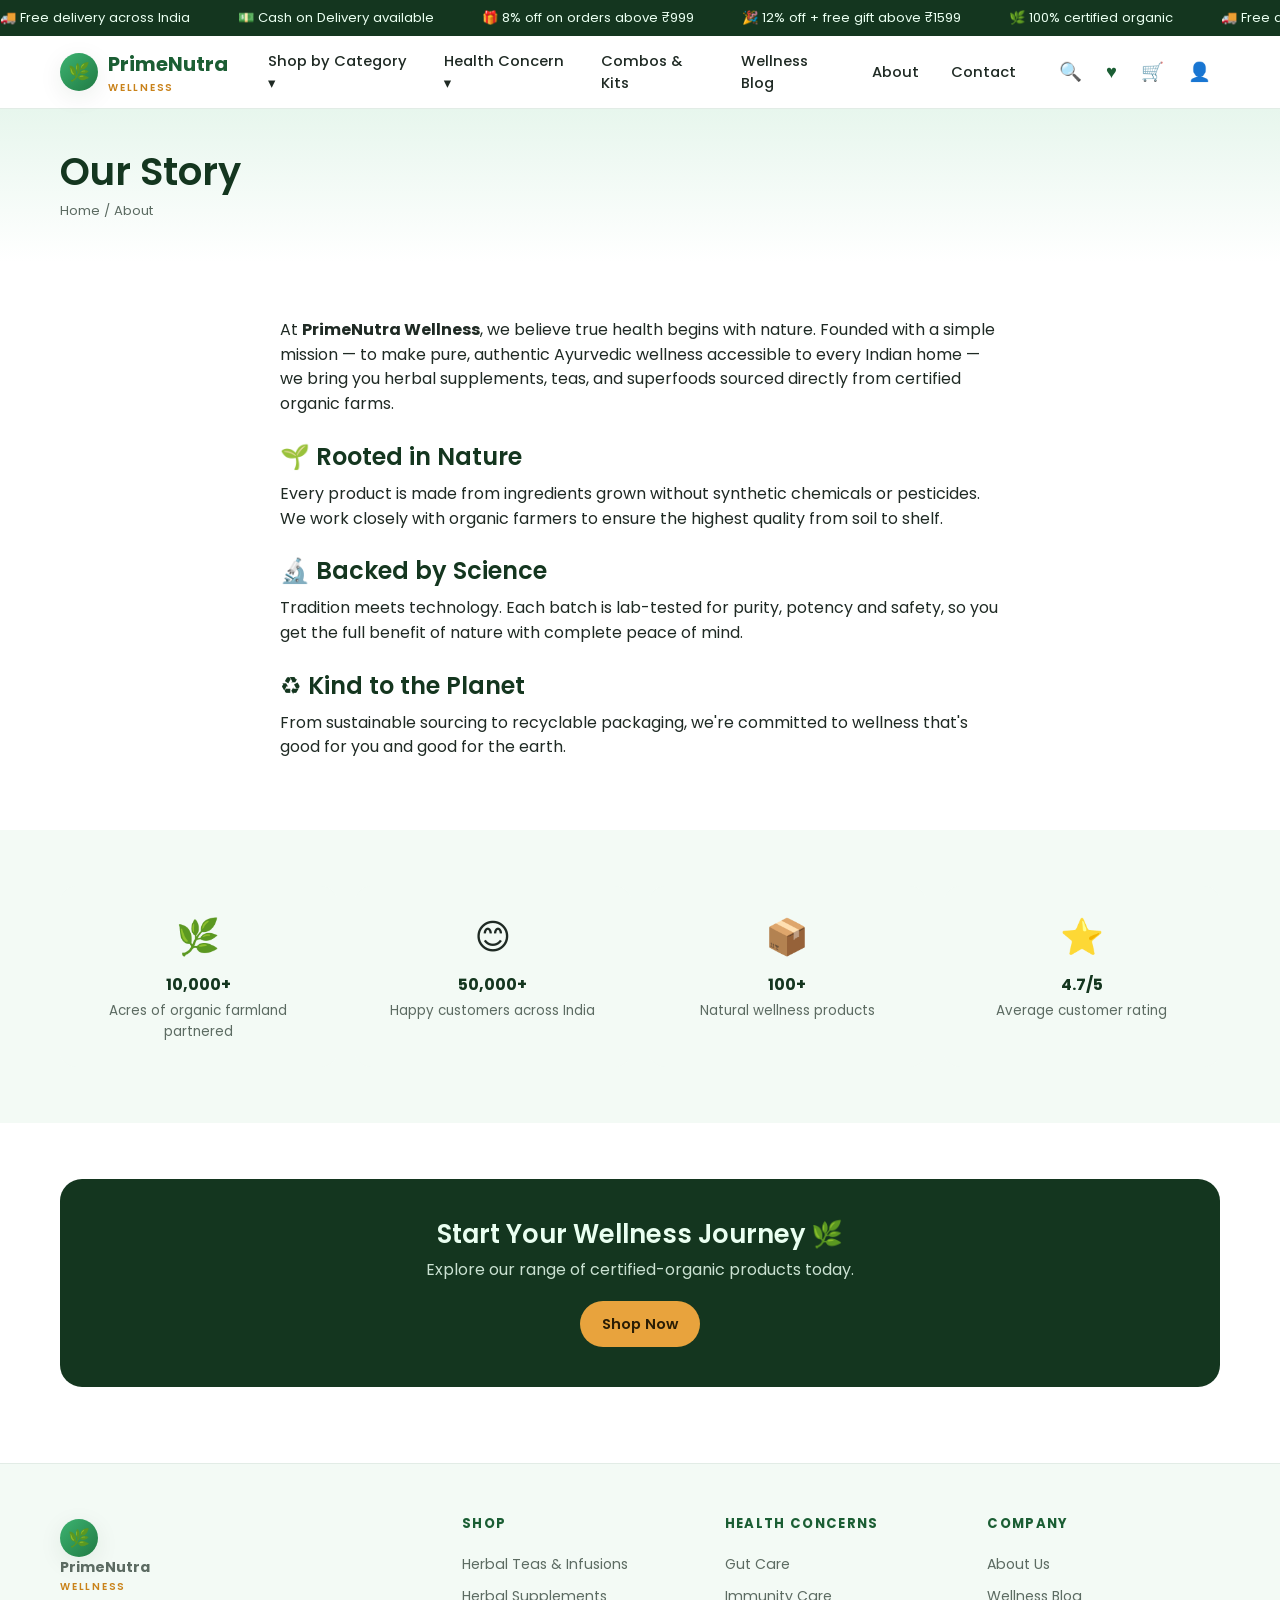
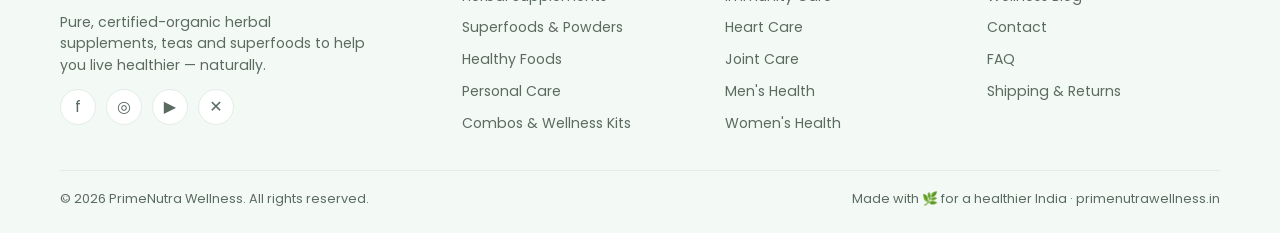
<file: about.html>
<!DOCTYPE html>
<html lang="en">
<head>
  <meta charset="UTF-8" />
  <meta name="viewport" content="width=device-width, initial-scale=1.0" />
  <title>About Us – PrimeNutra Wellness</title>
  <meta name="description" content="PrimeNutra Wellness brings you certified-organic, lab-tested herbal supplements, teas and superfoods rooted in Ayurveda." />
  <link rel="preconnect" href="https://fonts.googleapis.com" />
  <link href="https://fonts.googleapis.com/css2?family=Poppins:wght@400;500;600;700&display=swap" rel="stylesheet" />
  <link rel="icon" href="data:image/svg+xml,%3Csvg xmlns='http://www.w3.org/2000/svg' viewBox='0 0 100 100'%3E%3Ctext y='.9em' font-size='90'%3E%F0%9F%8C%BF%3C/text%3E%3C/svg%3E" />
  <link rel="stylesheet" href="css/styles.css" />
</head>
<body>
  <div id="site-header"></div>

  <section class="page-hero">
    <div class="container"><h1>Our Story</h1><div class="breadcrumb"><a href="index.html">Home</a> / About</div></div>
  </section>

  <section class="section">
    <div class="container prose">
      <p>At <b>PrimeNutra Wellness</b>, we believe true health begins with nature. Founded with a simple mission — to make pure, authentic Ayurvedic wellness accessible to every Indian home — we bring you herbal supplements, teas, and superfoods sourced directly from certified organic farms.</p>
      <h2>🌱 Rooted in Nature</h2>
      <p>Every product is made from ingredients grown without synthetic chemicals or pesticides. We work closely with organic farmers to ensure the highest quality from soil to shelf.</p>
      <h2>🔬 Backed by Science</h2>
      <p>Tradition meets technology. Each batch is lab-tested for purity, potency and safety, so you get the full benefit of nature with complete peace of mind.</p>
      <h2>♻️ Kind to the Planet</h2>
      <p>From sustainable sourcing to recyclable packaging, we're committed to wellness that's good for you and good for the earth.</p>
    </div>
  </section>

  <section class="section" style="background:var(--green-50)">
    <div class="container">
      <div class="why">
        <div class="why__item"><span class="em">🌿</span><b>10,000+</b><p>Acres of organic farmland partnered</p></div>
        <div class="why__item"><span class="em">😊</span><b>50,000+</b><p>Happy customers across India</p></div>
        <div class="why__item"><span class="em">📦</span><b>100+</b><p>Natural wellness products</p></div>
        <div class="why__item"><span class="em">⭐</span><b>4.7/5</b><p>Average customer rating</p></div>
      </div>
    </div>
  </section>

  <section class="section">
    <div class="container">
      <div class="news"><h2>Start Your Wellness Journey 🌿</h2><p>Explore our range of certified-organic products today.</p>
        <div style="text-align:center;margin-top:8px"><a class="btn btn--amber" href="shop.html">Shop Now</a></div></div>
    </div>
  </section>

  <div id="site-footer"></div>
  <script src="js/products.js"></script>
  <script src="js/app.js"></script>
</body>
</html>
</file>
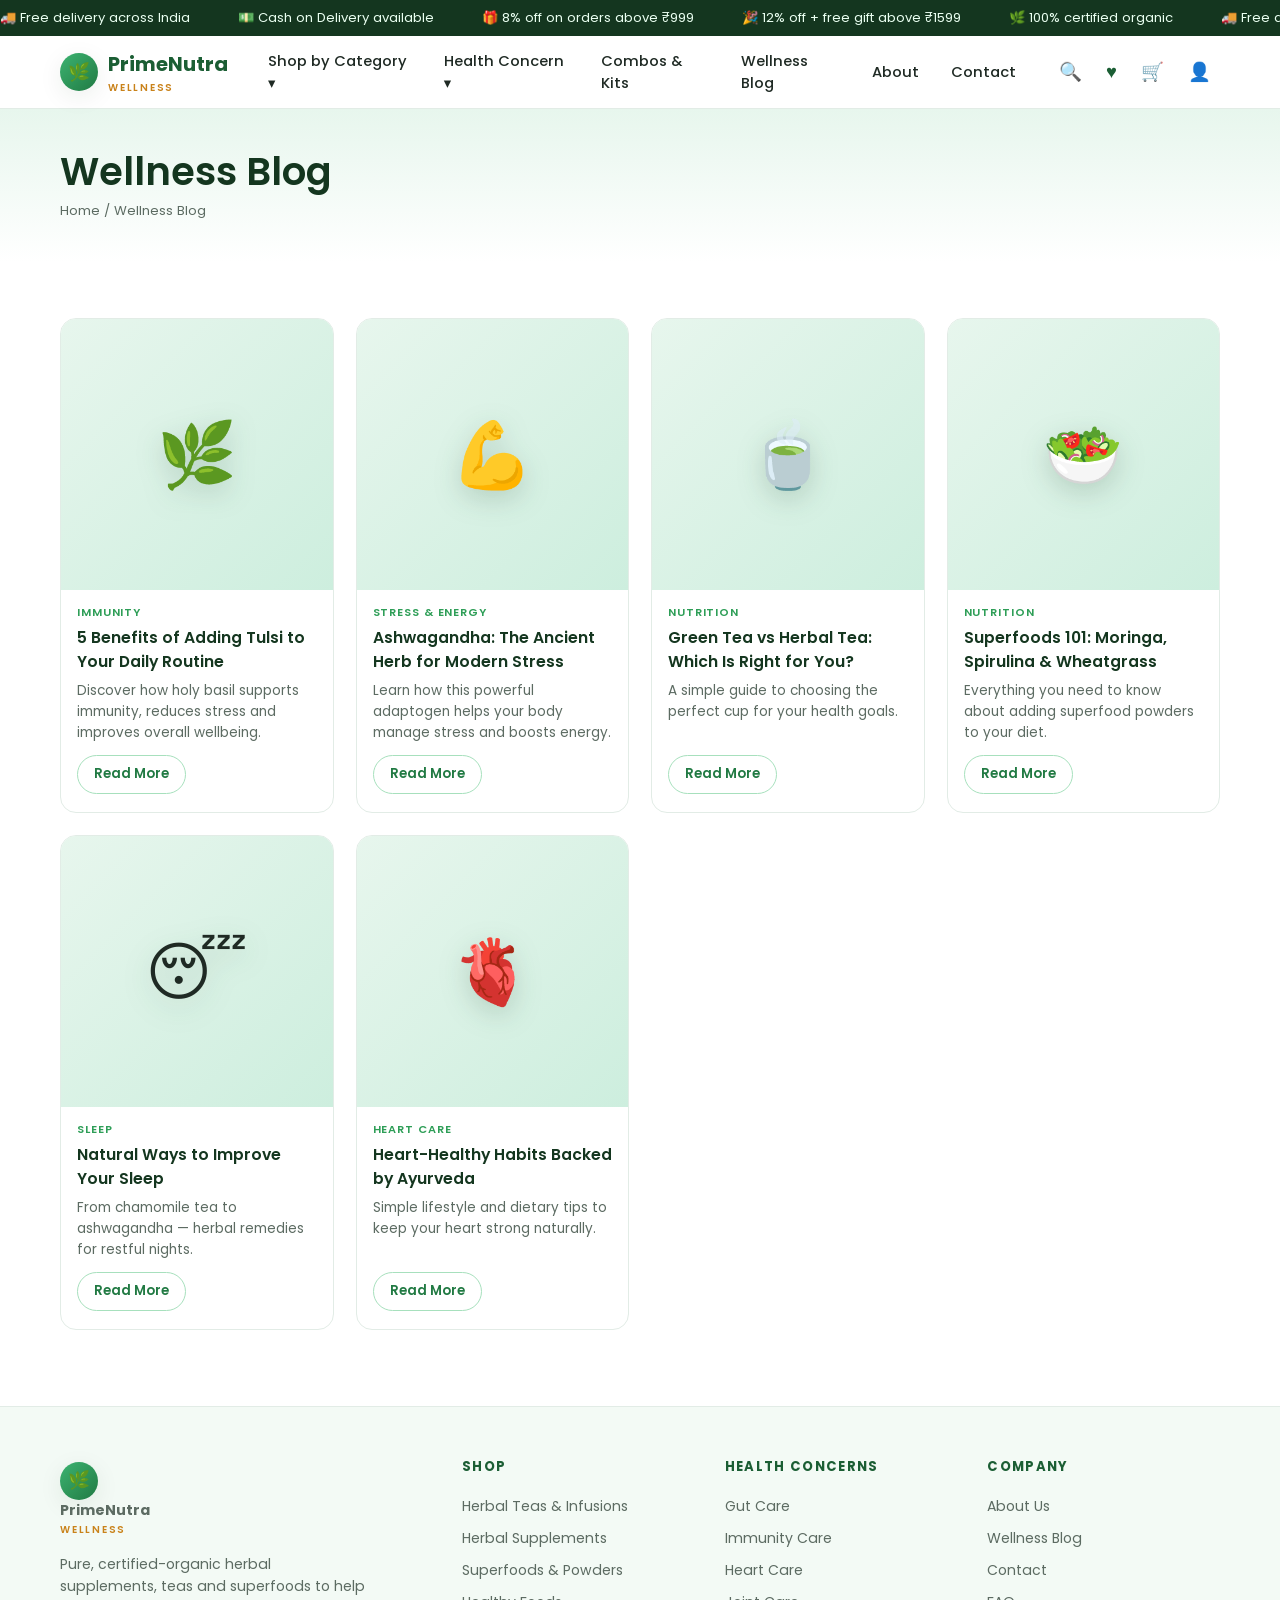
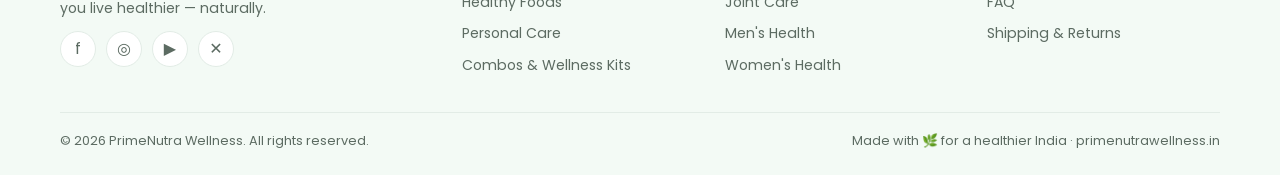
<file: blog.html>
<!DOCTYPE html>
<html lang="en">
<head>
  <meta charset="UTF-8" />
  <meta name="viewport" content="width=device-width, initial-scale=1.0" />
  <title>Wellness Blog – PrimeNutra Wellness</title>
  <meta name="description" content="Health tips, Ayurvedic guides and wellness articles from PrimeNutra Wellness." />
  <link rel="preconnect" href="https://fonts.googleapis.com" />
  <link href="https://fonts.googleapis.com/css2?family=Poppins:wght@400;500;600;700&display=swap" rel="stylesheet" />
  <link rel="icon" href="data:image/svg+xml,%3Csvg xmlns='http://www.w3.org/2000/svg' viewBox='0 0 100 100'%3E%3Ctext y='.9em' font-size='90'%3E%F0%9F%8C%BF%3C/text%3E%3C/svg%3E" />
  <link rel="stylesheet" href="css/styles.css" />
</head>
<body>
  <div id="site-header"></div>

  <section class="page-hero">
    <div class="container"><h1>Wellness Blog</h1><div class="breadcrumb"><a href="index.html">Home</a> / Wellness Blog</div></div>
  </section>

  <section class="section">
    <div class="container">
      <div class="grid" id="blogGrid"></div>
    </div>
  </section>

  <div id="site-footer"></div>
  <script src="js/products.js"></script>
  <script src="js/app.js"></script>
  <script>
    var posts = [
      ["🌿", "5 Benefits of Adding Tulsi to Your Daily Routine", "Discover how holy basil supports immunity, reduces stress and improves overall wellbeing.", "Immunity"],
      ["💪", "Ashwagandha: The Ancient Herb for Modern Stress", "Learn how this powerful adaptogen helps your body manage stress and boosts energy.", "Stress & Energy"],
      ["🍵", "Green Tea vs Herbal Tea: Which Is Right for You?", "A simple guide to choosing the perfect cup for your health goals.", "Nutrition"],
      ["🥗", "Superfoods 101: Moringa, Spirulina & Wheatgrass", "Everything you need to know about adding superfood powders to your diet.", "Nutrition"],
      ["😴", "Natural Ways to Improve Your Sleep", "From chamomile tea to ashwagandha — herbal remedies for restful nights.", "Sleep"],
      ["🫀", "Heart-Healthy Habits Backed by Ayurveda", "Simple lifestyle and dietary tips to keep your heart strong naturally.", "Heart Care"]
    ];
    document.getElementById("blogGrid").innerHTML = posts.map(function (p) {
      return '<article class="card"><div class="card__media" style="background:linear-gradient(135deg,#e7f6ed,#cdeede)"><span class="em">' + p[0] + '</span></div>' +
        '<div class="card__body"><span class="card__cat">' + p[3] + '</span><a class="card__title" href="#">' + p[1] + '</a>' +
        '<p style="font-size:.85rem;color:var(--muted);margin-bottom:12px">' + p[2] + '</p>' +
        '<a class="btn btn--ghost btn--sm" href="#" style="margin-top:auto;align-self:flex-start">Read More</a></div></article>';
    }).join("");
  </script>
</body>
</html>
</file>
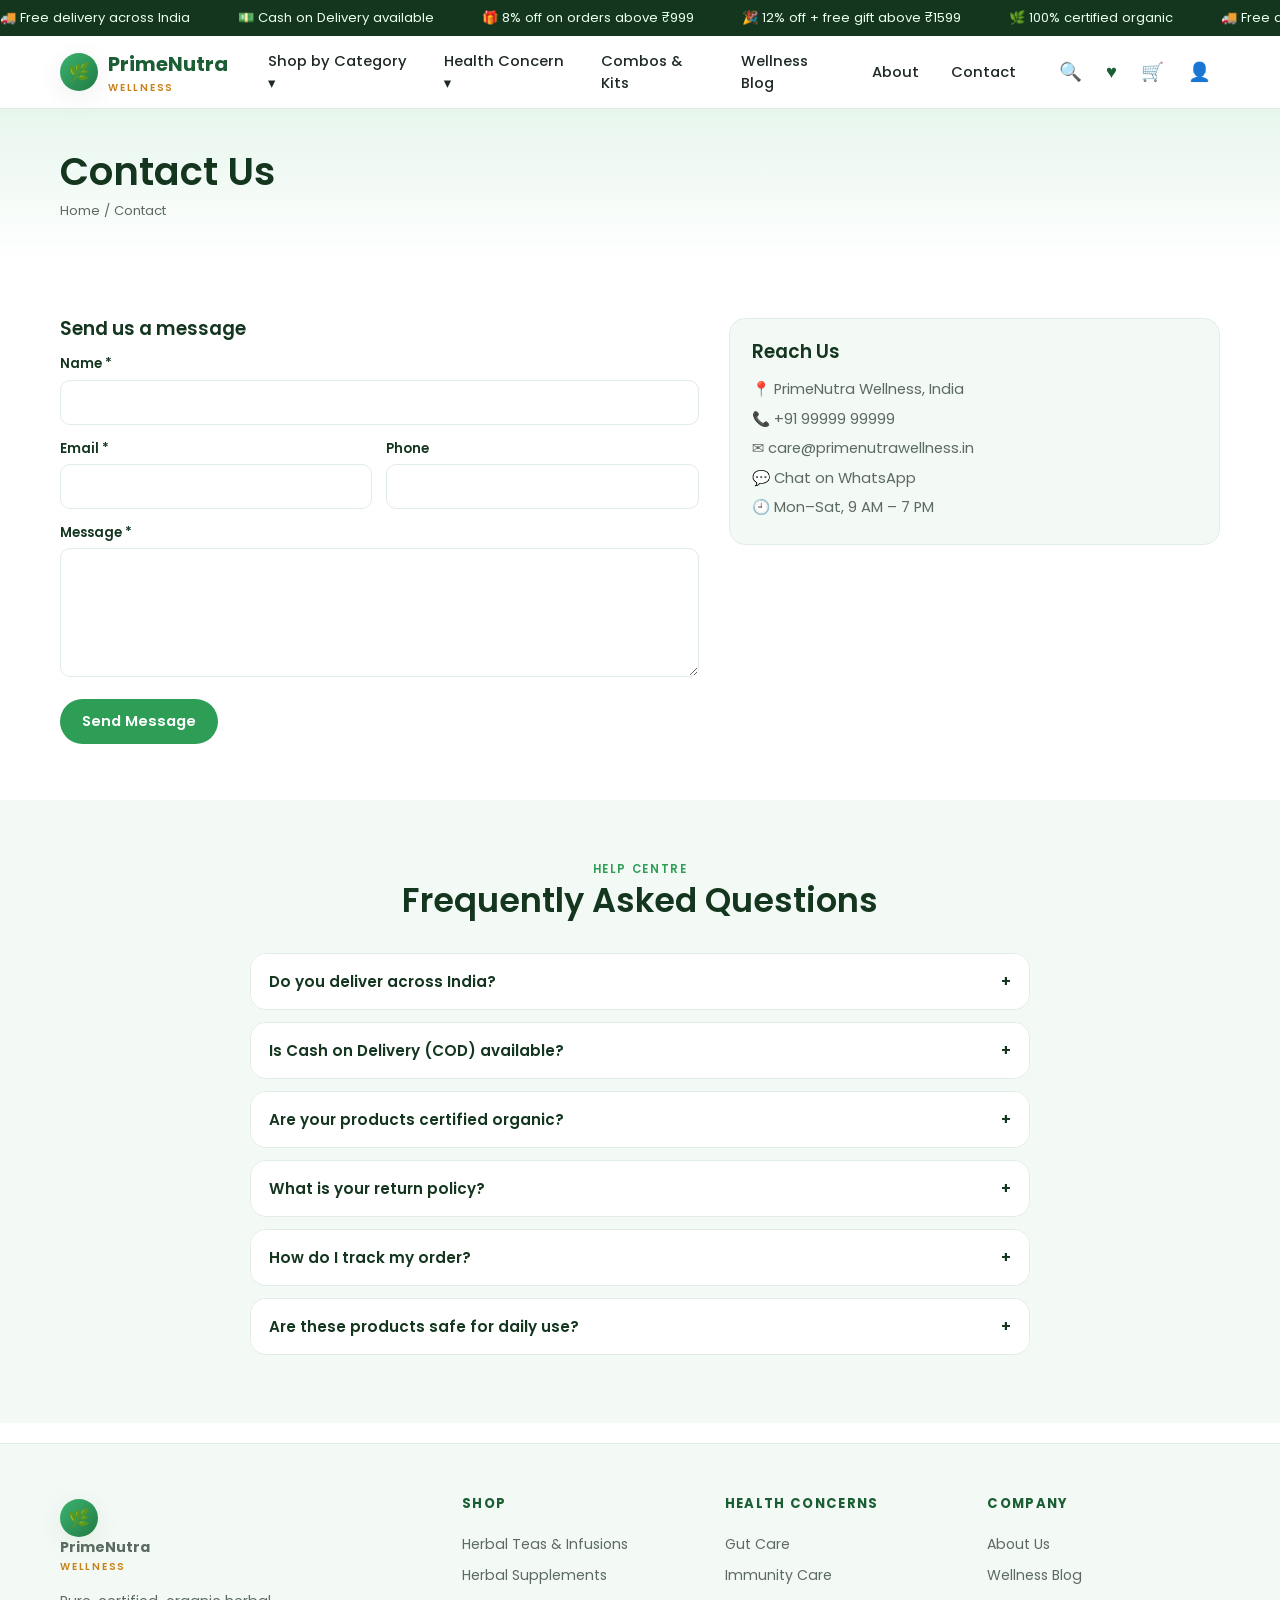
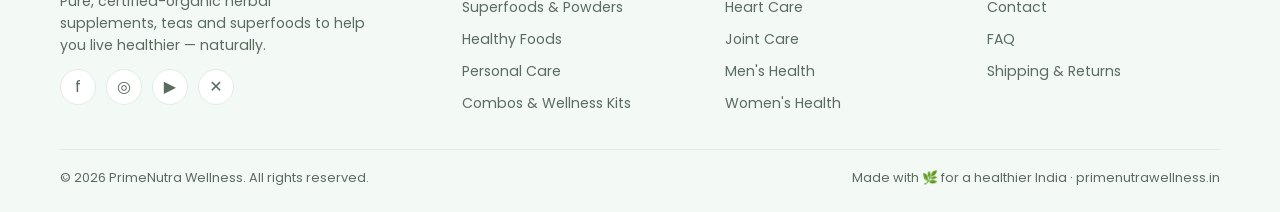
<file: contact.html>
<!DOCTYPE html>
<html lang="en">
<head>
  <meta charset="UTF-8" />
  <meta name="viewport" content="width=device-width, initial-scale=1.0" />
  <title>Contact &amp; FAQ – PrimeNutra Wellness</title>
  <meta name="description" content="Get in touch with PrimeNutra Wellness. Read FAQs about shipping, returns, COD and orders." />
  <link rel="preconnect" href="https://fonts.googleapis.com" />
  <link href="https://fonts.googleapis.com/css2?family=Poppins:wght@400;500;600;700&display=swap" rel="stylesheet" />
  <link rel="icon" href="data:image/svg+xml,%3Csvg xmlns='http://www.w3.org/2000/svg' viewBox='0 0 100 100'%3E%3Ctext y='.9em' font-size='90'%3E%F0%9F%8C%BF%3C/text%3E%3C/svg%3E" />
  <link rel="stylesheet" href="css/styles.css" />
</head>
<body>
  <div id="site-header"></div>

  <section class="page-hero">
    <div class="container"><h1>Contact Us</h1><div class="breadcrumb"><a href="index.html">Home</a> / Contact</div></div>
  </section>

  <section class="section">
    <div class="container checkout">
      <form id="contactForm">
        <h3 style="color:var(--green-900);margin-bottom:14px">Send us a message</h3>
        <div class="field"><label>Name *</label><input required name="name" /></div>
        <div class="field--row"><div class="field"><label>Email *</label><input required type="email" name="email" /></div>
        <div class="field"><label>Phone</label><input type="tel" name="phone" /></div></div>
        <div class="field"><label>Message *</label><textarea required rows="5" name="message"></textarea></div>
        <button class="btn btn--primary" type="submit">Send Message</button>
      </form>
      <aside class="summary">
        <h3 style="color:var(--green-900);margin-bottom:12px">Reach Us</h3>
        <p style="font-size:.92rem;color:var(--muted);line-height:2">
          📍 PrimeNutra Wellness, India<br>
          📞 <a href="tel:+919999999999">+91 99999 99999</a><br>
          ✉️ <a href="mailto:care@primenutrawellness.in">care@primenutrawellness.in</a><br>
          💬 <a href="https://wa.me/919999999999" target="_blank" rel="noopener">Chat on WhatsApp</a><br>
          🕘 Mon–Sat, 9 AM – 7 PM
        </p>
      </aside>
    </div>
  </section>

  <section class="section" style="background:var(--green-50)" id="faq">
    <div class="container" style="max-width:820px">
      <div class="section-head"><span class="eyebrow">Help Centre</span><h2>Frequently Asked Questions</h2></div>
      <div id="faqList"></div>
    </div>
  </section>

  <div id="site-footer"></div>
  <script src="js/products.js"></script>
  <script src="js/app.js"></script>
  <script>
    document.getElementById("contactForm").addEventListener("submit", function (e) {
      e.preventDefault(); PNW.toast("Thanks! We'll get back to you within 24 hours."); e.target.reset();
    });
    var faqs = [
      ["Do you deliver across India?", "Yes! We offer free delivery to all serviceable pincodes across India. Orders are usually dispatched within 24–48 hours."],
      ["Is Cash on Delivery (COD) available?", "Absolutely. COD is available on all orders. You can also pay securely via UPI and online payment."],
      ["Are your products certified organic?", "Yes. All our products are sourced from certified organic farms and lab-tested for purity, potency and safety."],
      ["What is your return policy?", "We offer an easy 7-day return policy on unopened products. Reach out to our support team and we'll help you out."],
      ["How do I track my order?", "Once your order ships, you'll receive an SMS/WhatsApp with tracking details. You can also contact us anytime."],
      ["Are these products safe for daily use?", "Our supplements are made from natural Ayurvedic ingredients. For specific health conditions or if pregnant, please consult your doctor first."]
    ];
    document.getElementById("faqList").innerHTML = faqs.map(function (f) {
      return '<div class="acc"><button class="acc__q">' + f[0] + '<span>+</span></button><div class="acc__a">' + f[1] + '</div></div>';
    }).join("");
    document.querySelectorAll(".acc__q").forEach(function (q) {
      q.addEventListener("click", function () {
        var acc = q.parentElement; var open = acc.classList.contains("open");
        document.querySelectorAll(".acc").forEach(function (a) { a.classList.remove("open"); a.querySelector(".acc__q span").textContent = "+"; });
        if (!open) { acc.classList.add("open"); q.querySelector("span").textContent = "−"; }
      });
    });
  </script>
</body>
</html>
</file>
<file: css/styles.css>
/* PrimeNutra Wellness — green, health-conscious theme */
:root {
  --green-900: #14361f;
  --green-800: #1b5e34;
  --green-700: #217a43;
  --green-600: #2e9e57;
  --green-500: #3cb371;
  --green-300: #a7e0bd;
  --green-100: #e7f6ed;
  --green-50:  #f3faf5;
  --amber:     #e8a33d;
  --amber-dark:#c9821a;
  --ink:       #1f2a24;
  --muted:     #5c6b62;
  --line:      #e2ece6;
  --white:     #ffffff;
  --radius:    16px;
  --shadow:    0 6px 24px rgba(20, 54, 31, .08);
  --shadow-lg: 0 14px 40px rgba(20, 54, 31, .14);
  --maxw:      1200px;
  --font:      "Poppins", "Segoe UI", system-ui, -apple-system, sans-serif;
}
* { box-sizing: border-box; margin: 0; padding: 0; }
html { scroll-behavior: smooth; }
body { font-family: var(--font); color: var(--ink); background: var(--white); line-height: 1.55; }
img { max-width: 100%; display: block; }
a { color: inherit; text-decoration: none; }
.container { max-width: var(--maxw); margin: 0 auto; padding: 0 20px; }
.section { padding: 56px 0; }
.section--tight { padding: 36px 0; }
h1, h2, h3 { line-height: 1.2; font-weight: 600; }
.section-head { text-align: center; margin-bottom: 32px; }
.section-head h2 { font-size: clamp(1.5rem, 3vw, 2.1rem); color: var(--green-900); }
.section-head p { color: var(--muted); margin-top: 8px; }
.eyebrow { text-transform: uppercase; letter-spacing: .14em; font-size: .72rem; font-weight: 600; color: var(--green-600); }

/* Buttons */
.btn { display: inline-flex; align-items: center; gap: 8px; border: none; cursor: pointer;
  font-family: inherit; font-weight: 600; font-size: .92rem; padding: 12px 22px; border-radius: 999px;
  transition: transform .12s ease, box-shadow .2s ease, background .2s ease; }
.btn:active { transform: translateY(1px); }
.btn--primary { background: var(--green-600); color: #fff; }
.btn--primary:hover { background: var(--green-700); box-shadow: var(--shadow); }
.btn--amber { background: var(--amber); color: #2a1d05; }
.btn--amber:hover { background: var(--amber-dark); color:#fff; }
.btn--ghost { background: transparent; color: var(--green-700); border: 1.5px solid var(--green-300); }
.btn--ghost:hover { background: var(--green-100); }
.btn--sm { padding: 8px 16px; font-size: .82rem; }
.btn--block { width: 100%; justify-content: center; }

/* Announcement bar */
.announce { background: var(--green-900); color: #eafff1; font-size: .82rem; overflow: hidden; }
.announce__track { display: flex; gap: 48px; white-space: nowrap; padding: 8px 0; animation: marquee 22s linear infinite; }
.announce__track span { display: inline-flex; align-items: center; gap: 6px; }
@keyframes marquee { from { transform: translateX(0); } to { transform: translateX(-50%); } }

/* Header */
.header { position: sticky; top: 0; z-index: 50; background: rgba(255,255,255,.96);
  backdrop-filter: blur(8px); border-bottom: 1px solid var(--line); }
.header__row { display: flex; align-items: center; gap: 20px; height: 72px; }
.logo { display: flex; align-items: center; gap: 10px; font-weight: 700; font-size: 1.25rem; color: var(--green-800); }
.logo__mark { width: 38px; height: 38px; border-radius: 50%; background: linear-gradient(135deg, var(--green-500), var(--green-700));
  display: grid; place-items: center; color: #fff; font-size: 1.1rem; box-shadow: var(--shadow); }
.logo small { display:block; font-size:.62rem; letter-spacing:.18em; color: var(--amber-dark); font-weight:600; text-transform:uppercase; }
.nav { display: flex; align-items: center; gap: 4px; margin-left: 6px; }
.nav > .nav__item { position: relative; }
.nav__link { display: inline-flex; align-items: center; gap: 5px; padding: 10px 14px; border-radius: 10px;
  font-weight: 500; font-size: .92rem; color: var(--ink); cursor: pointer; }
.nav__link:hover { background: var(--green-100); color: var(--green-800); }
.nav__item:hover .dropdown { opacity: 1; visibility: visible; transform: translateY(0); }
.dropdown { position: absolute; top: 100%; left: 0; min-width: 260px; background: #fff; border: 1px solid var(--line);
  border-radius: 14px; box-shadow: var(--shadow-lg); padding: 10px; opacity: 0; visibility: hidden;
  transform: translateY(8px); transition: all .16s ease; }
.dropdown--wide { min-width: 460px; display: grid; grid-template-columns: 1fr 1fr; gap: 4px; }
.dropdown a { display: flex; gap: 10px; align-items: flex-start; padding: 10px; border-radius: 10px; }
.dropdown a:hover { background: var(--green-50); }
.dropdown a .em { font-size: 1.1rem; }
.dropdown a b { font-size: .9rem; color: var(--green-900); font-weight: 600; }
.dropdown a span { display: block; font-size: .76rem; color: var(--muted); }
.header__actions { margin-left: auto; display: flex; align-items: center; gap: 6px; }
.icon-btn { position: relative; background: transparent; border: none; cursor: pointer; padding: 9px;
  border-radius: 10px; font-size: 1.15rem; color: var(--green-800); }
.icon-btn:hover { background: var(--green-100); }
.badge-count { position: absolute; top: 2px; right: 0; background: var(--amber); color:#2a1d05; font-size: .64rem;
  font-weight: 700; min-width: 17px; height: 17px; border-radius: 999px; display: grid; place-items: center; padding: 0 4px; }
.hamburger { display: none; }

/* Hero */
.hero { background: radial-gradient(1100px 500px at 80% -10%, var(--green-100), transparent),
  linear-gradient(180deg, var(--green-50), #fff); }
.hero__grid { display: grid; grid-template-columns: 1.05fr .95fr; gap: 40px; align-items: center; padding: 60px 0; }
.hero h1 { font-size: clamp(2rem, 4.4vw, 3.2rem); color: var(--green-900); }
.hero h1 span { color: var(--green-600); }
.hero p { color: var(--muted); font-size: 1.05rem; margin: 18px 0 26px; max-width: 46ch; }
.hero__cta { display: flex; gap: 12px; flex-wrap: wrap; }
.hero__stats { display: flex; gap: 28px; margin-top: 30px; flex-wrap: wrap; }
.hero__stats div b { display: block; font-size: 1.4rem; color: var(--green-800); }
.hero__stats div span { font-size: .8rem; color: var(--muted); }
.hero__art { aspect-ratio: 1/1; border-radius: 28px; background:
  conic-gradient(from 200deg at 50% 50%, var(--green-100), var(--green-300), var(--green-100));
  position: relative; display: grid; place-items: center; box-shadow: var(--shadow-lg); overflow: hidden; }
.hero__art .leaf { font-size: clamp(6rem, 16vw, 11rem); filter: drop-shadow(0 10px 20px rgba(20,54,31,.2)); }
.hero__chip { position: absolute; background: #fff; border-radius: 14px; padding: 10px 14px; box-shadow: var(--shadow);
  font-size: .8rem; font-weight: 600; display: flex; gap: 8px; align-items: center; }
.hero__chip.c1 { top: 18px; left: 18px; } .hero__chip.c2 { bottom: 22px; right: 16px; }
.hero__chip.c3 { bottom: 30px; left: 12px; }

/* Trust strip */
.trust { background: var(--green-900); color: #eafff1; }
.trust__grid { display: grid; grid-template-columns: repeat(4, 1fr); gap: 16px; padding: 22px 0; text-align: center; }
.trust__grid div { display: flex; flex-direction: column; align-items: center; gap: 4px; font-size: .85rem; }
.trust__grid .em { font-size: 1.5rem; }

/* Category / concern tiles */
.tiles { display: grid; grid-template-columns: repeat(6, 1fr); gap: 14px; }
.tiles--concern { grid-template-columns: repeat(5, 1fr); }
.tile { background: var(--green-50); border: 1px solid var(--line); border-radius: var(--radius); padding: 20px 14px;
  text-align: center; transition: transform .15s ease, box-shadow .2s ease; }
.tile:hover { transform: translateY(-4px); box-shadow: var(--shadow); border-color: var(--green-300); }
.tile .em { font-size: 2rem; }
.tile b { display: block; margin-top: 8px; font-size: .85rem; color: var(--green-900); }
.tile span { font-size: .72rem; color: var(--muted); }

/* Product grid + cards */
.grid { display: grid; grid-template-columns: repeat(4, 1fr); gap: 22px; }
.card { background: #fff; border: 1px solid var(--line); border-radius: var(--radius); overflow: hidden;
  display: flex; flex-direction: column; transition: transform .15s ease, box-shadow .2s ease; position: relative; }
.card:hover { transform: translateY(-5px); box-shadow: var(--shadow-lg); }
.card__media { aspect-ratio: 1/1; display: grid; place-items: center; position: relative; }
.card__media .em { font-size: 4rem; filter: drop-shadow(0 8px 14px rgba(20,54,31,.18)); }
.card__img { width: 100%; height: 100%; object-fit: cover; border-radius: inherit; }
.pd__media .pd__img { width: 100%; height: 100%; object-fit: cover; border-radius: 22px; }
.card__badge { position: absolute; top: 12px; left: 12px; background: var(--amber); color: #2a1d05;
  font-size: .68rem; font-weight: 700; padding: 4px 9px; border-radius: 999px; }
.card__disc { position: absolute; top: 12px; right: 12px; background: var(--green-700); color: #fff;
  font-size: .68rem; font-weight: 700; padding: 4px 9px; border-radius: 999px; }
.card__wish { position: absolute; bottom: 12px; right: 12px; background: #fff; border: 1px solid var(--line);
  width: 34px; height: 34px; border-radius: 50%; display: grid; place-items: center; cursor: pointer; font-size: 1rem; }
.card__wish.active { color: #e23; border-color: #f3b; }
.card__body { padding: 14px 16px 18px; display: flex; flex-direction: column; flex: 1; }
.card__cat { font-size: .7rem; color: var(--green-600); text-transform: uppercase; letter-spacing: .08em; font-weight: 600; }
.card__title { font-size: .98rem; font-weight: 600; color: var(--green-900); margin: 4px 0 6px; min-height: 2.4em; }
.card__rating { font-size: .78rem; color: var(--amber-dark); margin-bottom: 8px; }
.card__rating span { color: var(--muted); }
.card__price { display: flex; align-items: baseline; gap: 8px; margin-top: auto; }
.card__price b { font-size: 1.15rem; color: var(--green-800); }
.card__price s { color: var(--muted); font-size: .85rem; }
.card__actions { display: flex; gap: 8px; margin-top: 12px; }
.card__actions .btn { flex: 1; justify-content: center; }

/* Banner / promo */
.promo { background: linear-gradient(120deg, var(--green-700), var(--green-500)); color: #fff; border-radius: 22px;
  padding: 40px; display: grid; grid-template-columns: 1.4fr 1fr; gap: 24px; align-items: center; }
.promo h2 { font-size: clamp(1.4rem, 3vw, 2rem); }
.promo p { opacity: .92; margin: 10px 0 18px; }
.promo .art { font-size: 6rem; text-align: center; }

/* Benefits / why */
.why { display: grid; grid-template-columns: repeat(4, 1fr); gap: 18px; }
.why__item { text-align: center; padding: 24px 16px; background: var(--green-50); border-radius: var(--radius); }
.why__item .em { font-size: 2.2rem; }
.why__item b { display: block; margin: 8px 0 4px; color: var(--green-900); }
.why__item p { font-size: .84rem; color: var(--muted); }

/* Testimonials */
.reviews { display: grid; grid-template-columns: repeat(3, 1fr); gap: 18px; }
.review { background: #fff; border: 1px solid var(--line); border-radius: var(--radius); padding: 22px; box-shadow: var(--shadow); }
.review .stars { color: var(--amber); margin-bottom: 8px; }
.review p { font-size: .9rem; color: var(--ink); }
.review .who { margin-top: 14px; display: flex; align-items: center; gap: 10px; }
.review .who .av { width: 38px; height: 38px; border-radius: 50%; background: var(--green-200, var(--green-300));
  display: grid; place-items: center; font-weight: 700; color: var(--green-800); }
.review .who b { font-size: .85rem; } .review .who span { font-size: .74rem; color: var(--muted); }

/* Newsletter */
.news { background: var(--green-900); color: #eafff1; border-radius: 22px; padding: 40px; text-align: center; }
.news h2 { font-size: 1.6rem; } .news p { opacity: .85; margin: 8px 0 18px; }
.news form { display: flex; gap: 10px; max-width: 460px; margin: 0 auto; }
.news input { flex: 1; padding: 13px 16px; border-radius: 999px; border: none; font-family: inherit; }

/* Footer */
.footer { background: var(--green-50); border-top: 1px solid var(--line); padding: 50px 0 24px; margin-top: 20px; }
.footer__grid { display: grid; grid-template-columns: 1.6fr 1fr 1fr 1fr; gap: 30px; }
.footer h4 { font-size: .82rem; text-transform: uppercase; letter-spacing: .1em; color: var(--green-800); margin-bottom: 14px; }
.footer a { display: block; color: var(--muted); font-size: .88rem; padding: 5px 0; }
.footer a:hover { color: var(--green-700); }
.footer__brand p { color: var(--muted); font-size: .88rem; margin: 12px 0; max-width: 34ch; }
.social { display: flex; gap: 10px; }
.social a { width: 36px; height: 36px; border-radius: 50%; background: #fff; border: 1px solid var(--line);
  display: grid; place-items: center; font-size: 1rem; }
.footer__bottom { border-top: 1px solid var(--line); margin-top: 30px; padding-top: 18px; display: flex;
  justify-content: space-between; flex-wrap: wrap; gap: 10px; font-size: .8rem; color: var(--muted); }

/* Page header */
.page-hero { background: linear-gradient(180deg, var(--green-100), #fff); padding: 40px 0; }
.page-hero h1 { font-size: clamp(1.6rem, 3.4vw, 2.4rem); color: var(--green-900); }
.breadcrumb { font-size: .82rem; color: var(--muted); margin-top: 6px; }
.breadcrumb a:hover { color: var(--green-700); }

/* Shop layout */
.shop { display: grid; grid-template-columns: 250px 1fr; gap: 28px; align-items: start; }
.filters { background: #fff; border: 1px solid var(--line); border-radius: var(--radius); padding: 18px; position: sticky; top: 90px; }
.filters h4 { font-size: .8rem; text-transform: uppercase; letter-spacing: .08em; color: var(--green-800); margin: 14px 0 8px; }
.filters h4:first-child { margin-top: 0; }
.filters label { display: flex; align-items: center; gap: 8px; font-size: .86rem; padding: 5px 0; cursor: pointer; color: var(--ink); }
.filters input[type="search"] { width: 100%; padding: 10px 12px; border: 1px solid var(--line); border-radius: 10px; font-family: inherit; }
.shop__bar { display: flex; justify-content: space-between; align-items: center; margin-bottom: 18px; flex-wrap: wrap; gap: 10px; }
.shop__bar select { padding: 9px 12px; border: 1px solid var(--line); border-radius: 10px; font-family: inherit; }
.count { color: var(--muted); font-size: .88rem; }
.empty { text-align: center; padding: 60px 20px; color: var(--muted); }

/* Product detail */
.pd { display: grid; grid-template-columns: 1fr 1.1fr; gap: 40px; align-items: start; }
.pd__media { aspect-ratio: 1/1; border-radius: 22px; display: grid; place-items: center; box-shadow: var(--shadow); }
.pd__media .em { font-size: 8rem; filter: drop-shadow(0 12px 20px rgba(20,54,31,.2)); }
.pd h1 { font-size: 1.8rem; color: var(--green-900); margin: 6px 0; }
.pd__price { display: flex; align-items: baseline; gap: 10px; margin: 14px 0; }
.pd__price b { font-size: 1.8rem; color: var(--green-800); }
.pd__price s { color: var(--muted); } .pd__price .off { color: var(--green-700); font-weight: 700; }
.pd__sizes { display: flex; gap: 8px; flex-wrap: wrap; margin: 12px 0; }
.chip { border: 1.5px solid var(--line); background:#fff; padding: 8px 14px; border-radius: 999px; cursor: pointer; font-size: .84rem; font-family: inherit; }
.chip.active { border-color: var(--green-600); background: var(--green-100); color: var(--green-800); font-weight: 600; }
.qty { display: inline-flex; align-items: center; border: 1.5px solid var(--line); border-radius: 999px; overflow: hidden; }
.qty button { border: none; background: #fff; width: 38px; height: 40px; font-size: 1.1rem; cursor: pointer; }
.qty span { width: 42px; text-align: center; font-weight: 600; }
.pd__benefits { list-style: none; margin: 18px 0; display: grid; gap: 8px; }
.pd__benefits li { display: flex; gap: 10px; font-size: .92rem; color: var(--ink); }
.pd__benefits li::before { content: "✓"; color: var(--green-600); font-weight: 700; }
.pd__buy { display: flex; gap: 12px; flex-wrap: wrap; margin-top: 18px; }

/* Cart drawer */
.drawer-overlay { position: fixed; inset: 0; background: rgba(20,54,31,.45); opacity: 0; visibility: hidden;
  transition: .2s; z-index: 100; }
.drawer-overlay.open { opacity: 1; visibility: visible; }
.drawer { position: fixed; top: 0; right: 0; height: 100%; width: 400px; max-width: 92vw; background: #fff;
  transform: translateX(100%); transition: transform .25s ease; z-index: 101; display: flex; flex-direction: column; }
.drawer.open { transform: translateX(0); }
.drawer__head { padding: 18px 20px; border-bottom: 1px solid var(--line); display: flex; justify-content: space-between; align-items: center; }
.drawer__head h3 { color: var(--green-900); }
.drawer__items { flex: 1; overflow-y: auto; padding: 12px 20px; }
.cart-row { display: grid; grid-template-columns: 56px 1fr auto; gap: 12px; padding: 12px 0; border-bottom: 1px solid var(--line); align-items: center; }
.cart-row .thumb { width: 56px; height: 56px; border-radius: 12px; display: grid; place-items: center; font-size: 1.6rem; }
.cart-row b { font-size: .88rem; color: var(--green-900); display: block; }
.cart-row small { color: var(--muted); font-size: .76rem; }
.cart-row .rm { background: none; border: none; color: var(--muted); cursor: pointer; font-size: .78rem; }
.cart-row .qty { transform: scale(.82); transform-origin: left; margin-top: 4px; }
.drawer__foot { border-top: 1px solid var(--line); padding: 18px 20px; }
.drawer__foot .line { display: flex; justify-content: space-between; margin-bottom: 10px; }
.drawer__foot .total { font-size: 1.2rem; font-weight: 700; color: var(--green-800); }

/* Checkout */
.checkout { display: grid; grid-template-columns: 1.3fr 1fr; gap: 30px; align-items: start; }
.field { margin-bottom: 14px; }
.field label { display: block; font-size: .82rem; font-weight: 600; margin-bottom: 5px; color: var(--green-900); }
.field input, .field textarea, .field select { width: 100%; padding: 11px 13px; border: 1px solid var(--line);
  border-radius: 10px; font-family: inherit; font-size: .92rem; }
.field--row { display: grid; grid-template-columns: 1fr 1fr; gap: 14px; }
.summary { background: var(--green-50); border: 1px solid var(--line); border-radius: var(--radius); padding: 22px; position: sticky; top: 90px; }
.summary .line { display: flex; justify-content: space-between; padding: 6px 0; font-size: .9rem; }
.summary .grand { font-size: 1.25rem; font-weight: 700; color: var(--green-800); border-top: 1px solid var(--line); margin-top: 10px; padding-top: 12px; }
.pay-opts label { display: flex; gap: 10px; align-items: center; border: 1.5px solid var(--line); border-radius: 12px; padding: 12px; margin-bottom: 10px; cursor: pointer; }
.pay-opts label.active { border-color: var(--green-600); background: var(--green-100); }

/* Toast */
.toast { position: fixed; bottom: 24px; left: 50%; transform: translateX(-50%) translateY(20px); background: var(--green-900);
  color: #fff; padding: 12px 22px; border-radius: 999px; font-size: .88rem; box-shadow: var(--shadow-lg);
  opacity: 0; visibility: hidden; transition: .25s; z-index: 200; }
.toast.show { opacity: 1; visibility: visible; transform: translateX(-50%) translateY(0); }

/* Accordion (FAQ) */
.acc { border: 1px solid var(--line); border-radius: var(--radius); overflow: hidden; margin-bottom: 12px; background: #fff; }
.acc__q { width: 100%; text-align: left; background: #fff; border: none; padding: 16px 18px; font-family: inherit;
  font-weight: 600; font-size: .95rem; cursor: pointer; display: flex; justify-content: space-between; color: var(--green-900); }
.acc__a { max-height: 0; overflow: hidden; transition: max-height .25s ease; color: var(--muted); font-size: .9rem; padding: 0 18px; }
.acc.open .acc__a { max-height: 240px; padding: 0 18px 16px; }

/* Misc */
.cta-center { text-align: center; margin-top: 28px; }
.prose { max-width: 760px; margin: 0 auto; }
.prose p { color: var(--ink); margin-bottom: 14px; }
.prose h2 { color: var(--green-900); margin: 26px 0 10px; }

/* Responsive */
@media (max-width: 980px) {
  .hero__grid, .pd, .checkout, .promo { grid-template-columns: 1fr; }
  .tiles, .tiles--concern { grid-template-columns: repeat(3, 1fr); }
  .grid { grid-template-columns: repeat(3, 1fr); }
  .why, .reviews, .footer__grid, .trust__grid { grid-template-columns: repeat(2, 1fr); }
  .shop { grid-template-columns: 1fr; }
  .filters { position: static; }
}
@media (max-width: 720px) {
  .nav { display: none; position: absolute; top: 72px; left: 0; right: 0; flex-direction: column; background: #fff;
    border-bottom: 1px solid var(--line); padding: 10px; align-items: stretch; }
  .nav.open { display: flex; }
  .dropdown { position: static; opacity: 1; visibility: visible; transform: none; box-shadow: none; border: none;
    display: none; padding-left: 16px; }
  .dropdown--wide { grid-template-columns: 1fr; }
  .nav__item.open .dropdown { display: block; }
  .hamburger { display: grid; }
  .grid, .tiles, .tiles--concern { grid-template-columns: repeat(2, 1fr); }
  .news form { flex-direction: column; }
}
@media (max-width: 460px) {
  .grid, .tiles, .tiles--concern, .why, .reviews, .footer__grid, .trust__grid { grid-template-columns: 1fr 1fr; }
  .footer__grid { grid-template-columns: 1fr; }
}

/* ─── Login Modal ─── */
.login-modal-bg { position: fixed; top: 0; left: 0; right: 0; bottom: 0; background: rgba(0,0,0,.45);
  display: flex; align-items: center; justify-content: center; z-index: 9999; }
.login-modal { background: #fff; border-radius: 16px; padding: 32px; max-width: 380px; width: 92%;
  position: relative; box-shadow: 0 20px 60px rgba(0,0,0,.2); }
.login-modal h2 { margin: 0 0 4px; color: var(--green-800); }
.login-modal p { color: #666; margin: 0 0 16px; font-size: 14px; }
.login-modal .field { margin-bottom: 12px; }
.login-modal .field label { display: block; font-size: 13px; font-weight: 600; margin-bottom: 4px; }
.login-modal .field input { width: 100%; padding: 10px 12px; border: 1px solid #d0d0d0; border-radius: 8px;
  font-size: 16px; outline: none; }
.login-modal .field input:focus { border-color: var(--green-600); }
.login-modal__close { position: absolute; top: 12px; right: 12px; background: none; border: none;
  font-size: 24px; cursor: pointer; color: #999; }
.lm_msg { margin-top: 12px; font-size: 13px; color: var(--green-700); min-height: 20px; }

/* ─── Account Dashboard ─── */
.account-wrap { max-width: 900px; margin: 0 auto; padding: 24px 16px; }
.account-wrap h1 { font-size: 24px; margin-bottom: 16px; color: var(--green-800); }
.account-tabs { display: flex; gap: 8px; flex-wrap: wrap; margin-bottom: 20px; border-bottom: 2px solid #eee; padding-bottom: 8px; }
.account-tabs .tab { padding: 8px 16px; border-radius: 8px 8px 0 0; cursor: pointer; font-weight: 600;
  color: #666; background: #f8f8f8; border: none; font-size: 14px; transition: .2s; }
.account-tabs .tab.active { background: var(--green-600); color: #fff; }
.account-panel { display: none; }
.account-panel.active { display: block; }
.account-panel h2 { font-size: 18px; margin-bottom: 12px; color: var(--green-800); }
.account-card { background: #f8faf9; border: 1px solid #e0e0e0; border-radius: 12px; padding: 16px; margin-bottom: 12px; }
.account-card h3 { margin: 0 0 8px; font-size: 15px; }
.account-card p { margin: 2px 0; font-size: 14px; color: #555; }
.account-card .pill { display: inline-block; padding: 2px 10px; border-radius: 12px; font-size: 12px; font-weight: 600; }
.account-card .pill.green { background: #dcfce7; color: #166534; }
.account-card .pill.amber { background: #fef3c7; color: #92400e; }
.account-card .pill.red { background: #fee2e2; color: #991b1b; }
.account-grid { display: grid; grid-template-columns: repeat(auto-fill, minmax(280px, 1fr)); gap: 12px; }

/* ─── Order Tracking ─── */
.track-wrap { max-width: 600px; margin: 0 auto; padding: 24px 16px; }
.track-wrap h1 { font-size: 22px; margin-bottom: 16px; }
.timeline { position: relative; padding-left: 24px; }
.timeline::before { content: ''; position: absolute; left: 8px; top: 0; bottom: 0; width: 2px; background: #e0e0e0; }
.timeline-item { position: relative; padding-bottom: 16px; }
.timeline-item::before { content: ''; position: absolute; left: -20px; top: 4px; width: 12px; height: 12px;
  border-radius: 50%; background: #d0d0d0; border: 2px solid #fff; }
.timeline-item.active::before { background: var(--green-600); }
.timeline-item .ts { font-size: 12px; color: #888; }
</file>
